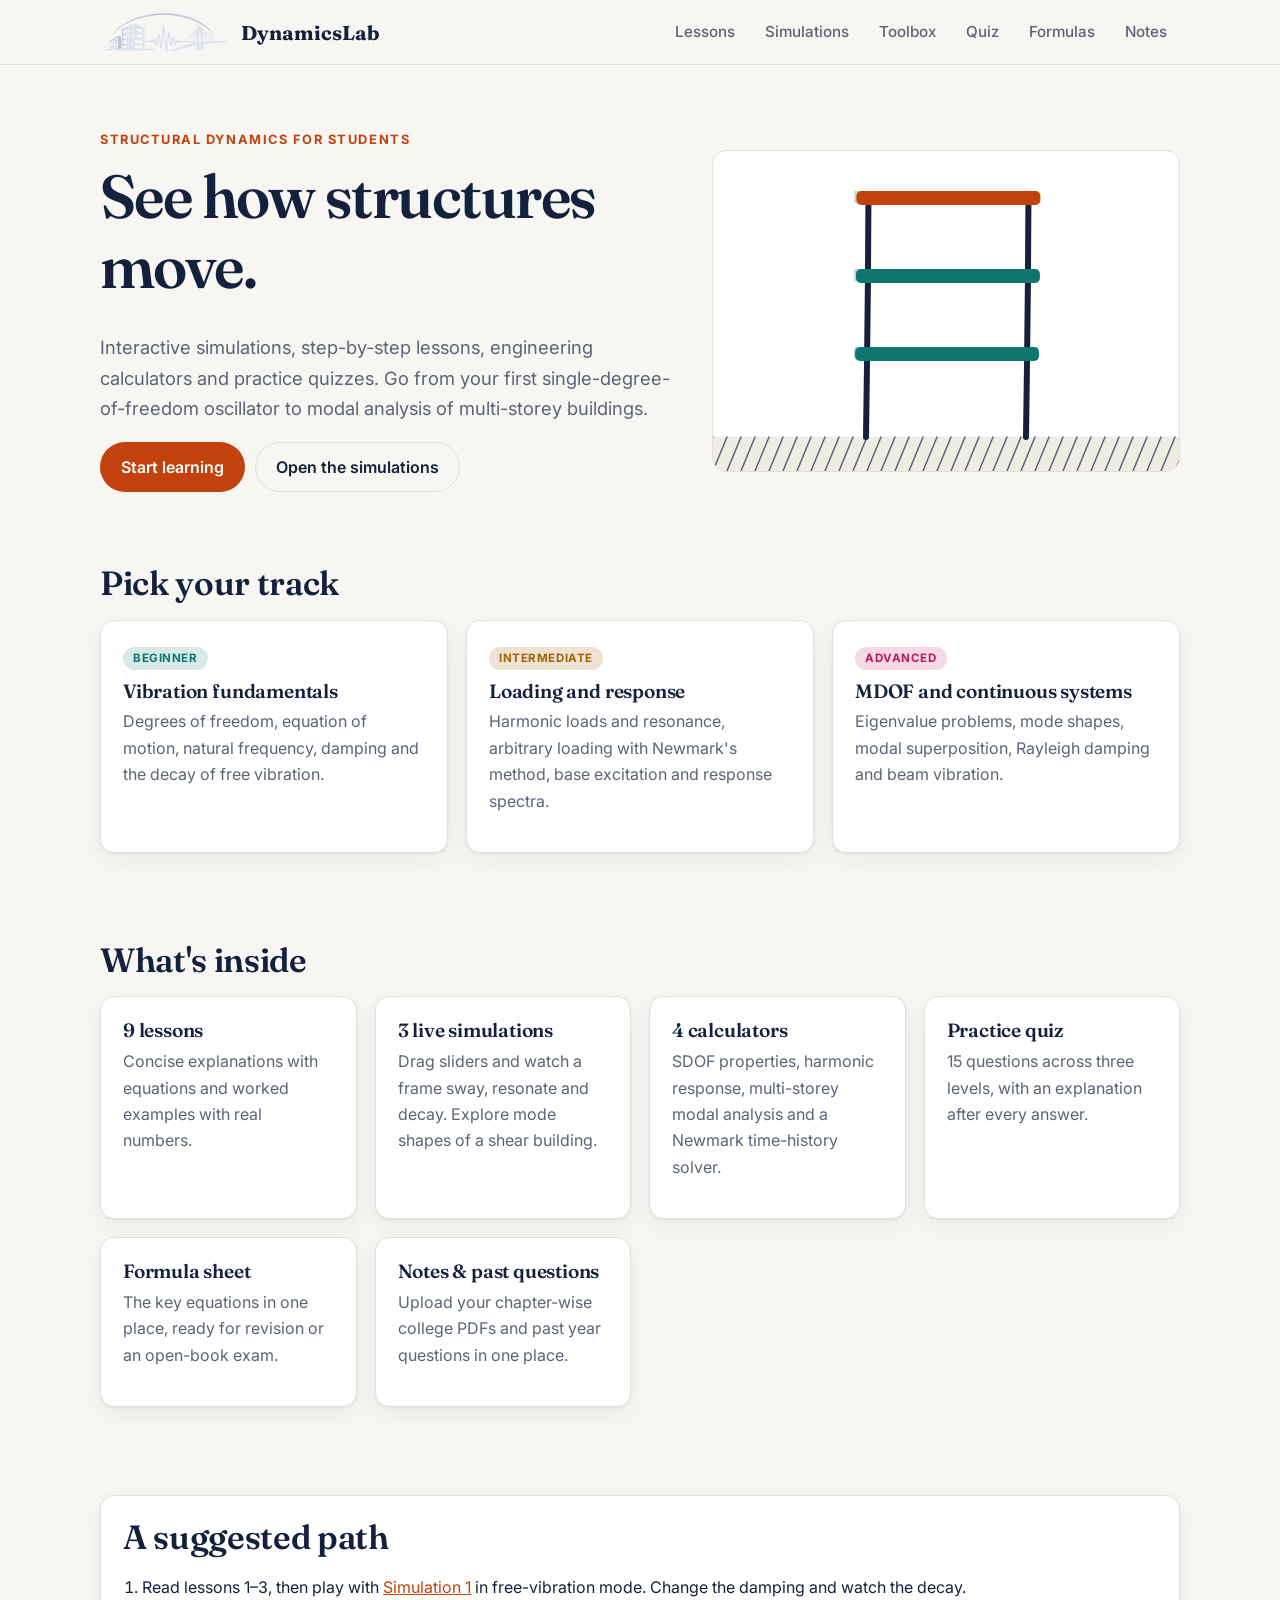
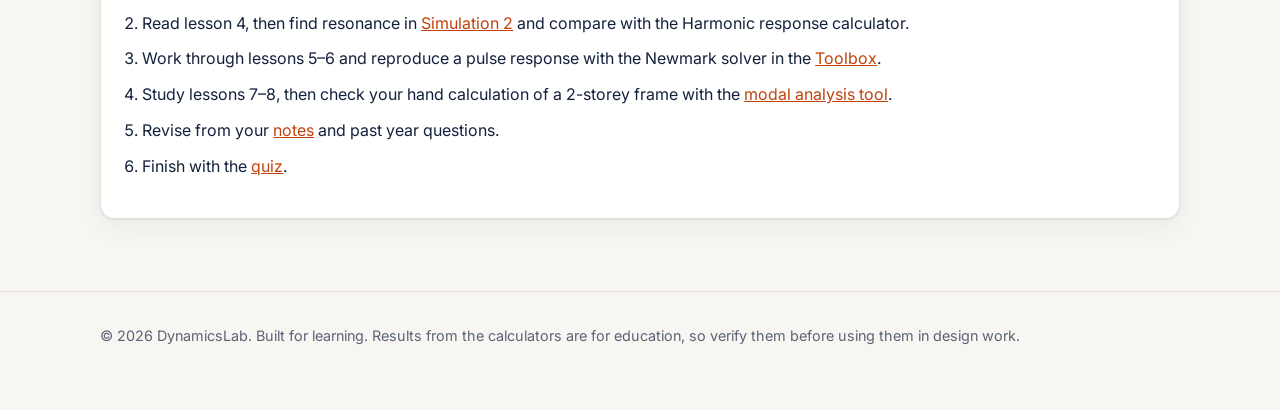
<file: index.html>
<!doctype html>
<html lang="en">
<head>
<meta charset="utf-8">
<meta name="viewport" content="width=device-width, initial-scale=1">
<title>DynamicsLab — Structural dynamics for students</title>
<meta name="description" content="Interactive simulations, lessons, calculators, quizzes and notes for students of structural dynamics, from SDOF vibration to modal analysis.">
<link rel="preconnect" href="https://fonts.googleapis.com">
<link rel="preconnect" href="https://fonts.gstatic.com" crossorigin>
<link href="https://fonts.googleapis.com/css2?family=Fraunces:opsz,wght@9..144,500;9..144,600;9..144,700&family=Inter:wght@400;500;600;700&display=swap" rel="stylesheet">
<link rel="icon" href="favicon.ico?v=2" sizes="any">
<link rel="icon" type="image/png" href="favicon.png?v=2">
<link rel="apple-touch-icon" href="apple-touch-icon.png?v=2">
<link rel="stylesheet" href="style.css">
<style>.brand{display:inline-flex;align-items:center;gap:10px}.brand img{height:40px;width:auto;display:block}</style>
<script defer src="common.js"></script>
<script defer src="home.js"></script>

</head>

<body>
<header class="site-header">
  <div class="container nav">
    <a class="brand" href="index.html" aria-label="DynamicsLab home">
      <img src="logo-mark-light.png" alt="">
      DynamicsLab
    </a>
    <nav class="links" aria-label="Main">
      <a href="lessons.html">Lessons</a>
      <a href="simulations.html">Simulations</a>
      <a href="tools.html">Toolbox</a>
      <a href="quiz.html">Quiz</a>
      <a href="formulas.html">Formulas</a>
      <a href="notes.html">Notes</a>
    </nav>
  </div>
</header>

<main>
  <section class="hero">
    <div class="container hero-grid">
      <div>
        <p class="eyebrow">Structural dynamics for students</p>
        <h1>See how structures move.</h1>
        <p class="lead">Interactive simulations, step-by-step lessons, engineering calculators and practice quizzes. Go from your first single-degree-of-freedom oscillator to modal analysis of multi-storey buildings.</p>
        <div class="btn-row">
          <a class="btn btn-primary" href="lessons.html">Start learning</a>
          <a class="btn btn-ghost" href="simulations.html">Open the simulations</a>
        </div>
      </div>
      <div class="plot" aria-hidden="true">
        <canvas id="heroCanvas" data-h="320"></canvas>
      </div>
    </div>
  </section>

  <section class="section-tight">
    <div class="container">
      <h2>Pick your track</h2>
      <div class="grid grid-3">
        <a class="card" href="lessons.html#beginner">
          <span class="badge beginner">Beginner</span>
          <h3 style="margin-top:10px">Vibration fundamentals</h3>
          <p class="muted">Degrees of freedom, equation of motion, natural frequency, damping and the decay of free vibration.</p>
        </a>
        <a class="card" href="lessons.html#intermediate">
          <span class="badge intermediate">Intermediate</span>
          <h3 style="margin-top:10px">Loading and response</h3>
          <p class="muted">Harmonic loads and resonance, arbitrary loading with Newmark's method, base excitation and response spectra.</p>
        </a>
        <a class="card" href="lessons.html#advanced">
          <span class="badge advanced">Advanced</span>
          <h3 style="margin-top:10px">MDOF and continuous systems</h3>
          <p class="muted">Eigenvalue problems, mode shapes, modal superposition, Rayleigh damping and beam vibration.</p>
        </a>
      </div>
    </div>
  </section>

  <section class="section">
    <div class="container">
      <h2>What's inside</h2>
      <div class="grid grid-3">
        <a class="card" href="lessons.html"><h3>9 lessons</h3><p class="muted">Concise explanations with equations and worked examples with real numbers.</p></a>
        <a class="card" href="simulations.html"><h3>3 live simulations</h3><p class="muted">Drag sliders and watch a frame sway, resonate and decay. Explore mode shapes of a shear building.</p></a>
        <a class="card" href="tools.html"><h3>4 calculators</h3><p class="muted">SDOF properties, harmonic response, multi-storey modal analysis and a Newmark time-history solver.</p></a>
        <a class="card" href="quiz.html"><h3>Practice quiz</h3><p class="muted">15 questions across three levels, with an explanation after every answer.</p></a>
        <a class="card" href="formulas.html"><h3>Formula sheet</h3><p class="muted">The key equations in one place, ready for revision or an open-book exam.</p></a>
        <a class="card" href="notes.html"><h3>Notes &amp; past questions</h3><p class="muted">Upload your chapter-wise college PDFs and past year questions in one place.</p></a>
      </div>
    </div>
  </section>

  <section class="section-tight">
    <div class="container">
      <div class="card">
        <h2>A suggested path</h2>
        <ol class="path">
          <li>Read lessons 1–3, then play with <a href="simulations.html#sim1">Simulation 1</a> in free-vibration mode. Change the damping and watch the decay.</li>
          <li>Read lesson 4, then find resonance in <a href="simulations.html#sim2">Simulation 2</a> and compare with the Harmonic response calculator.</li>
          <li>Work through lessons 5–6 and reproduce a pulse response with the Newmark solver in the <a href="tools.html#tool4">Toolbox</a>.</li>
          <li>Study lessons 7–8, then check your hand calculation of a 2-storey frame with the <a href="tools.html#tool3">modal analysis tool</a>.</li>
          <li>Revise from your <a href="notes.html">notes</a> and past year questions.</li>
          <li>Finish with the <a href="quiz.html">quiz</a>.</li>
        </ol>
      </div>
    </div>
  </section>
</main>

<footer>
  <div class="container">
    <p>© <span id="year"></span> DynamicsLab. Built for learning. Results from the calculators are for education, so verify them before using them in design work.</p>
  </div>
</footer>
</body>
</html>
</file>
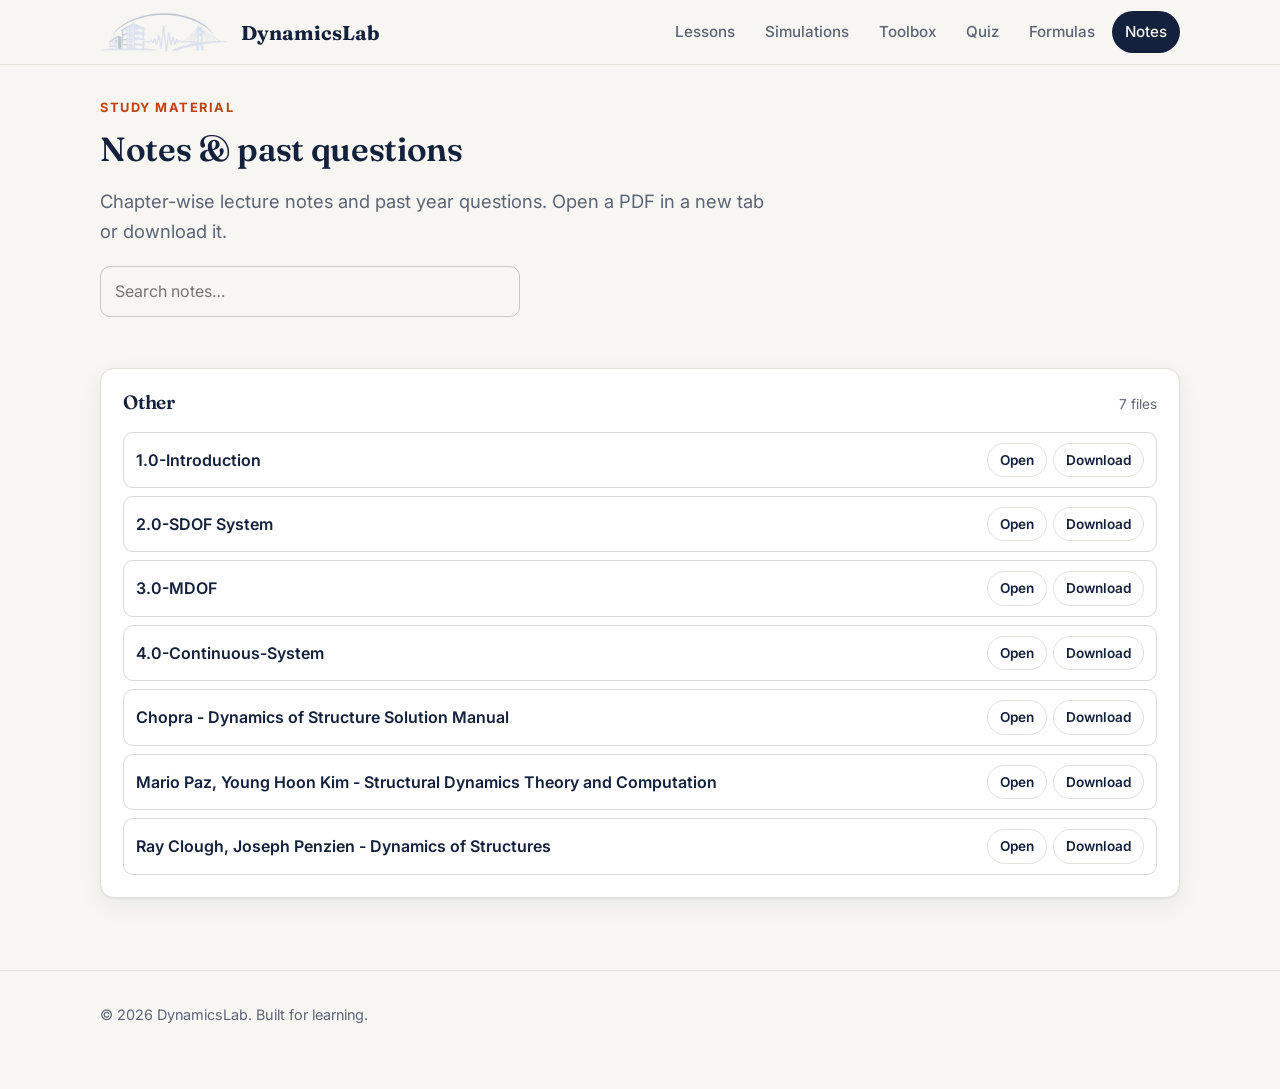
<file: notes.html>
<!doctype html>
<html lang="en">
<head>
<meta charset="utf-8">
<meta name="viewport" content="width=device-width, initial-scale=1">
<title>Notes &amp; Past Questions — DynamicsLab</title>
<meta name="description" content="Chapter-wise structural dynamics lecture PDFs and past year questions.">
<link rel="preconnect" href="https://fonts.googleapis.com">
<link rel="preconnect" href="https://fonts.gstatic.com" crossorigin>
<link href="https://fonts.googleapis.com/css2?family=Fraunces:opsz,wght@9..144,500;9..144,600;9..144,700&family=Inter:wght@400;500;600;700&display=swap" rel="stylesheet">
<link rel="stylesheet" href="style.css">
<style>
  /* Notes section styles (kept here so style.css needs no changes) */
  .notes-toolbar{margin:20px 0 16px}
  .notes-search{width:100%;max-width:420px;padding:11px 14px;font:inherit;color:inherit;background:transparent;border:1px solid rgba(128,128,128,.4);border-radius:10px}
  .notes-search:focus{outline:2px solid currentColor;outline-offset:1px}
  .up-card{display:flex;flex-direction:column;gap:12px}
  .up-head{display:flex;justify-content:space-between;align-items:baseline;gap:8px}
  .up-count{font-size:.85rem}
  .dropzone{display:block;text-align:center;padding:18px 12px;border:2px dashed rgba(128,128,128,.5);border-radius:12px;cursor:pointer;font-size:.95rem}
  .dropzone:hover,.dropzone.over,.dropzone:focus-within{border-color:currentColor;background:rgba(128,128,128,.08)}
  .dropzone input{position:absolute;width:1px;height:1px;opacity:0;pointer-events:none}
  .dropzone strong{display:block;margin-bottom:2px}
  .file-list{list-style:none;margin:0;padding:0;display:flex;flex-direction:column;gap:8px}
  .file-item{display:flex;flex-wrap:wrap;align-items:center;gap:8px 12px;padding:10px 12px;border:1px solid rgba(128,128,128,.3);border-radius:10px}
  .file-name{flex:1 1 160px;min-width:0;overflow-wrap:anywhere;font-weight:600}
  .file-size{font-size:.8rem}
  .file-btns{display:flex;gap:6px}
  .file-btns .btn{padding:5px 12px;font-size:.85rem}
  .file-btns button{font:inherit;font-size:.85rem;color:inherit;background:transparent;border:1px solid rgba(128,128,128,.4);border-radius:8px;padding:5px 10px;cursor:pointer}
  .file-btns button:hover{border-color:currentColor}
  .file-btns .del{color:#c0392b}
  #upMsg{margin:0 0 16px;min-height:1.2em}
</style>
<script defer src="common.js"></script>
<script defer src="notes-data.js"></script>
<script defer src="notes.js"></script>
</head>
<body>
<header class="site-header">
  <div class="container nav">
    <a class="brand" href="index.html" aria-label="DynamicsLab home">
      <img src="logo-mark-light.png" alt="">
      DynamicsLab
    </a>
    <nav class="links" aria-label="Main">
      <a href="lessons.html">Lessons</a>
      <a href="simulations.html">Simulations</a>
      <a href="tools.html">Toolbox</a>
      <a href="quiz.html">Quiz</a>
      <a href="formulas.html">Formulas</a>
      <a href="notes.html" aria-current="page">Notes</a>
    </nav>
  </div>
</header>

<main>
  <section class="section-tight">
    <div class="container">
      <p class="eyebrow">Study material</p>
      <h2>Notes &amp; past questions</h2>
      <p class="lead">Chapter-wise lecture notes and past year questions. Open a PDF in a new tab or download it.</p>

      <div class="notes-toolbar">
        <input id="notesSearch" class="notes-search" type="search" placeholder="Search notes…" aria-label="Search notes">
      </div>
      <p id="upMsg" class="muted" aria-live="polite"></p>
      <div id="uploadGrid" class="grid grid-3"></div>
    </div>
  </section>
</main>

<footer>
  <div class="container">
    <p>© <span id="year"></span> DynamicsLab. Built for learning.</p>
  </div>
</footer>
</body>
</html>
</file>
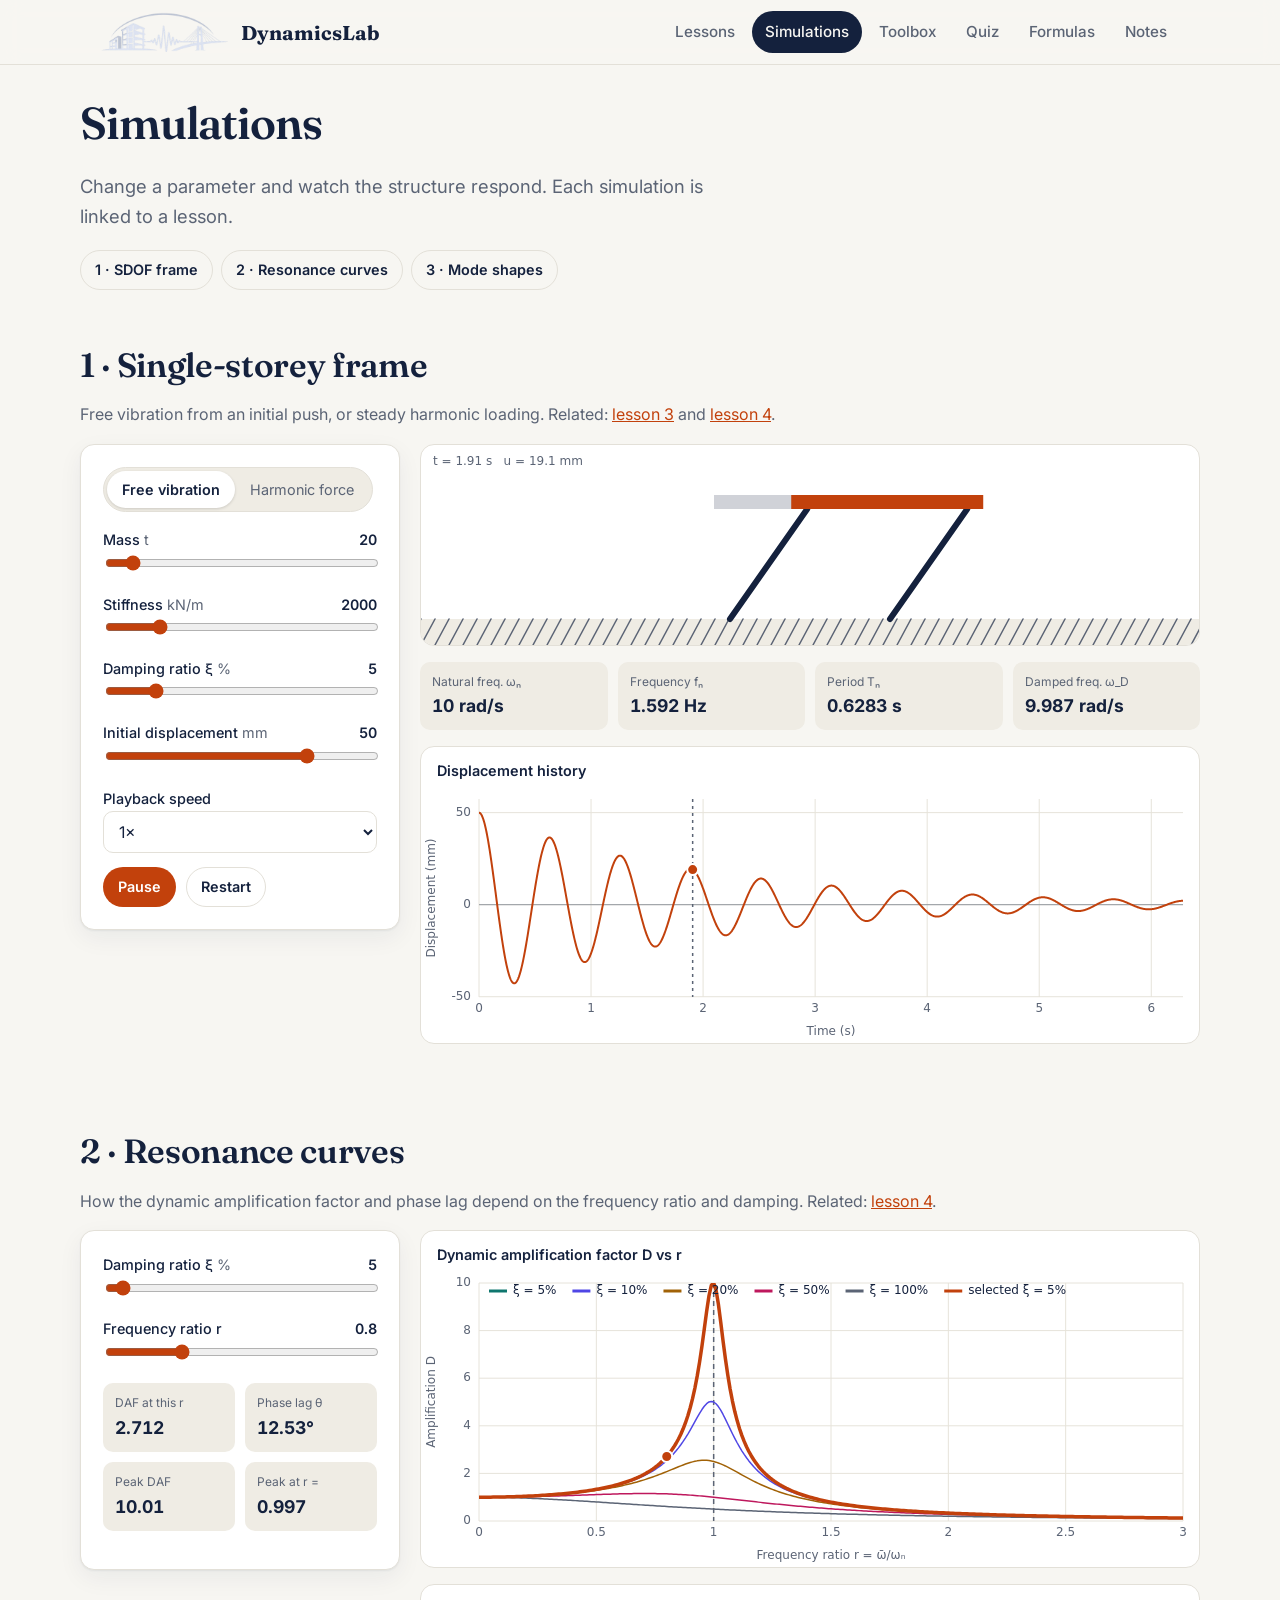
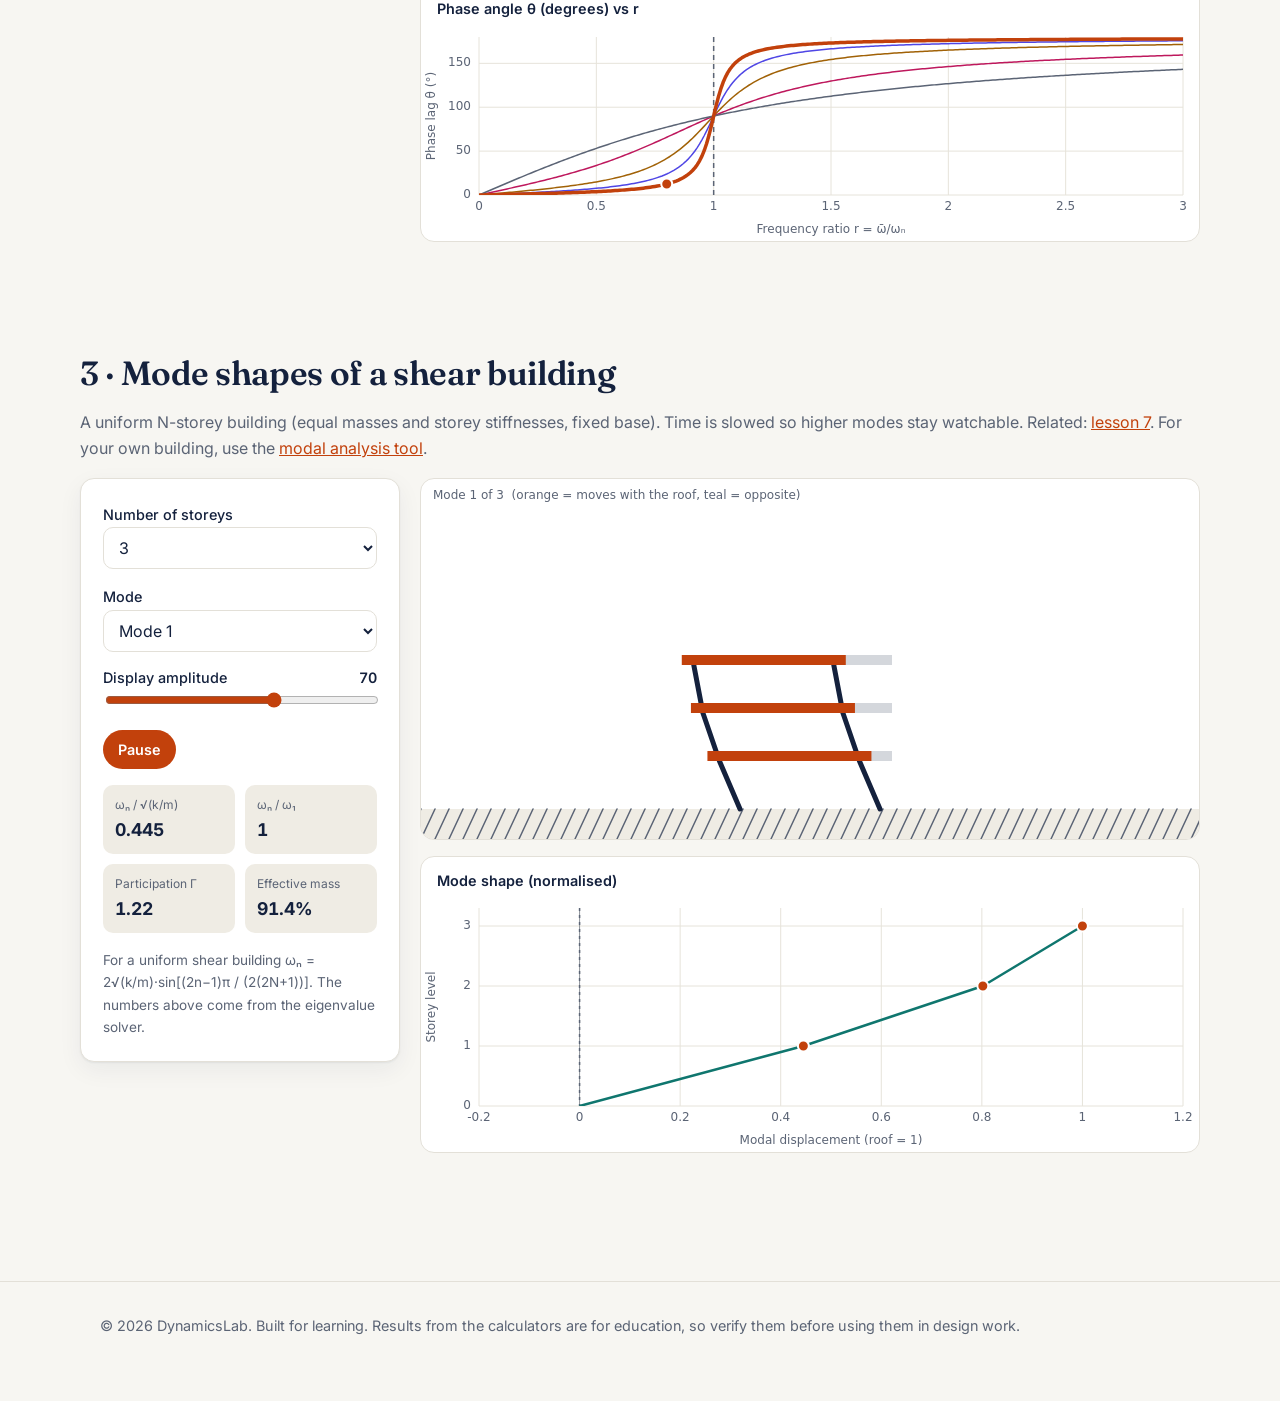
<file: simulations.html>
<!doctype html>
<html lang="en">
<head>
<meta charset="utf-8">
<meta name="viewport" content="width=device-width, initial-scale=1">
<title>Simulations — DynamicsLab</title>
<meta name="description" content="Interactive structural dynamics simulations: free and forced SDOF vibration, resonance curves and MDOF mode shapes.">
<link rel="preconnect" href="https://fonts.googleapis.com">
<link rel="preconnect" href="https://fonts.gstatic.com" crossorigin>
<link href="https://fonts.googleapis.com/css2?family=Fraunces:opsz,wght@9..144,500;9..144,600;9..144,700&family=Inter:wght@400;500;600;700&display=swap" rel="stylesheet">
<link rel="stylesheet" href="style.css">
<script defer src="common.js"></script>
<script defer src="simulations.js"></script>
</head>
<body>
<header class="site-header">
  <div class="container nav">
    <a class="brand" href="index.html" aria-label="DynamicsLab home">
      <img src="logo-mark-light.png" alt="">
      DynamicsLab
    </a>
    <nav class="links" aria-label="Main">
      <a href="lessons.html">Lessons</a>
      <a href="simulations.html" aria-current="page">Simulations</a>
      <a href="tools.html">Toolbox</a>
      <a href="quiz.html">Quiz</a>
      <a href="formulas.html">Formulas</a>
    </nav>
  </div>
</header>

<main class="container section-tight">
  <h1 style="font-size:clamp(2rem,4vw,2.8rem)">Simulations</h1>
  <p class="lead">Change a parameter and watch the structure respond. Each simulation is linked to a lesson.</p>

  <div class="subnav">
    <a class="btn btn-ghost btn-sm" href="#sim1">1 · SDOF frame</a>
    <a class="btn btn-ghost btn-sm" href="#sim2">2 · Resonance curves</a>
    <a class="btn btn-ghost btn-sm" href="#sim3">3 · Mode shapes</a>
  </div>

  <!-- SIM 1 -->
  <section id="sim1" class="section-tight">
    <h2>1 · Single-storey frame</h2>
    <p class="muted">Free vibration from an initial push, or steady harmonic loading. Related: <a href="lessons.html#l3">lesson 3</a> and <a href="lessons.html#l4">lesson 4</a>.</p>
    <div class="sim">
      <div class="card">
        <div class="seg" role="group" aria-label="Loading type">
          <button type="button" id="modeFree" aria-pressed="true">Free vibration</button>
          <button type="button" id="modeForced" aria-pressed="false">Harmonic force</button>
        </div>
        <div class="field"><div class="field-row"><label for="m">Mass <span class="unit">t</span></label><output id="m-out"></output></div><input type="range" id="m" min="5" max="200" step="5" value="20"></div>
        <div class="field"><div class="field-row"><label for="k">Stiffness <span class="unit">kN/m</span></label><output id="k-out"></output></div><input type="range" id="k" min="200" max="10000" step="100" value="2000"></div>
        <div class="field"><div class="field-row"><label for="xi">Damping ratio ξ <span class="unit">%</span></label><output id="xi-out"></output></div><input type="range" id="xi" min="0" max="30" step="0.5" value="5"></div>
        <div id="freeFields">
          <div class="field"><div class="field-row"><label for="u0">Initial displacement <span class="unit">mm</span></label><output id="u0-out"></output></div><input type="range" id="u0" min="-100" max="100" step="5" value="50"></div>
        </div>
        <div id="forcedFields" hidden>
          <div class="field"><div class="field-row"><label for="p0">Force amplitude <span class="unit">kN</span></label><output id="p0-out"></output></div><input type="range" id="p0" min="5" max="200" step="5" value="50"></div>
          <div class="field"><div class="field-row"><label for="r">Frequency ratio r = ω̄/ωₙ</label><output id="r-out"></output></div><input type="range" id="r" min="0.1" max="3" step="0.05" value="1"></div>
        </div>
        <div class="field"><label for="speed">Playback speed</label>
          <select id="speed"><option value="1">1×</option><option value="0.5">0.5×</option><option value="0.25">0.25×</option></select></div>
        <div class="btn-row">
          <button class="btn btn-primary btn-sm" type="button" id="playBtn">Pause</button>
          <button class="btn btn-ghost btn-sm" type="button" id="restartBtn">Restart</button>
        </div>
      </div>
      <div>
        <div class="plot"><canvas id="frameCanvas" data-h="200" role="img" aria-label="Animated single-storey frame"></canvas></div>
        <div class="readouts" id="readouts1">
          <div class="readout"><small>Natural freq. ωₙ</small><b id="roWn">—</b></div>
          <div class="readout"><small>Frequency fₙ</small><b id="roFn">—</b></div>
          <div class="readout"><small>Period Tₙ</small><b id="roT">—</b></div>
          <div class="readout"><small>Damped freq. ω_D</small><b id="roWd">—</b></div>
          <div class="readout" id="roDafBox" hidden><small>Steady-state DAF</small><b id="roDaf">—</b></div>
          <div class="readout" id="roAmpBox" hidden><small>Steady-state amplitude</small><b id="roAmp">—</b></div>
        </div>
        <div class="plot"><div class="plot-title">Displacement history</div><canvas id="histCanvas" data-h="260" role="img" aria-label="Displacement time history"></canvas></div>
      </div>
    </div>
  </section>

  <!-- SIM 2 -->
  <section id="sim2" class="section">
    <h2>2 · Resonance curves</h2>
    <p class="muted">How the dynamic amplification factor and phase lag depend on the frequency ratio and damping. Related: <a href="lessons.html#l4">lesson 4</a>.</p>
    <div class="sim">
      <div class="card">
        <div class="field"><div class="field-row"><label for="xi2">Damping ratio ξ <span class="unit">%</span></label><output id="xi2-out"></output></div><input type="range" id="xi2" min="1" max="100" step="1" value="5"></div>
        <div class="field"><div class="field-row"><label for="r2">Frequency ratio r</label><output id="r2-out"></output></div><input type="range" id="r2" min="0" max="3" step="0.01" value="0.8"></div>
        <div class="readouts" style="grid-template-columns:1fr 1fr">
          <div class="readout"><small>DAF at this r</small><b id="ro2D">—</b></div>
          <div class="readout"><small>Phase lag θ</small><b id="ro2th">—</b></div>
          <div class="readout"><small>Peak DAF</small><b id="ro2pk">—</b></div>
          <div class="readout"><small>Peak at r =</small><b id="ro2rp">—</b></div>
        </div>
      </div>
      <div>
        <div class="plot"><div class="plot-title">Dynamic amplification factor D vs r</div><canvas id="dafCanvas" data-h="300" role="img" aria-label="Dynamic amplification factor curves"></canvas></div>
        <div class="plot"><div class="plot-title">Phase angle θ (degrees) vs r</div><canvas id="phaseCanvas" data-h="220" role="img" aria-label="Phase angle curves"></canvas></div>
      </div>
    </div>
  </section>

  <!-- SIM 3 -->
  <section id="sim3" class="section">
    <h2>3 · Mode shapes of a shear building</h2>
    <p class="muted">A uniform N-storey building (equal masses and storey stiffnesses, fixed base). Time is slowed so higher modes stay watchable. Related: <a href="lessons.html#l7">lesson 7</a>. For your own building, use the <a href="tools.html#tool3">modal analysis tool</a>.</p>
    <div class="sim">
      <div class="card">
        <div class="field"><label for="nSt">Number of storeys</label>
          <select id="nSt"><option>2</option><option selected>3</option><option>4</option><option>5</option><option>6</option><option>8</option></select></div>
        <div class="field"><label for="modeSel">Mode</label><select id="modeSel"></select></div>
        <div class="field"><div class="field-row"><label for="amp3">Display amplitude</label><output id="amp3-out"></output></div><input type="range" id="amp3" min="20" max="100" step="5" value="70"></div>
        <div class="btn-row"><button class="btn btn-primary btn-sm" type="button" id="play3">Pause</button></div>
        <div class="readouts" style="grid-template-columns:1fr 1fr">
          <div class="readout"><small>ωₙ / √(k/m)</small><b id="ro3w">—</b></div>
          <div class="readout"><small>ωₙ / ω₁</small><b id="ro3r">—</b></div>
          <div class="readout"><small>Participation Γ</small><b id="ro3g">—</b></div>
          <div class="readout"><small>Effective mass</small><b id="ro3m">—</b></div>
        </div>
        <p class="muted" style="font-size:.85rem;margin:0">For a uniform shear building ωₙ = 2√(k/m)·sin[(2n−1)π / (2(2N+1))]. The numbers above come from the eigenvalue solver.</p>
      </div>
      <div>
        <div class="plot"><canvas id="modeCanvas" data-h="360" role="img" aria-label="Animated mode shape of a shear building"></canvas></div>
        <div class="plot"><div class="plot-title">Mode shape (normalised)</div><canvas id="shapeCanvas" data-h="260" role="img" aria-label="Mode shape plot"></canvas></div>
      </div>
    </div>
  </section>
</main>

<footer>
  <div class="container">
    <p>© <span id="year"></span> DynamicsLab. Built for learning. Results from the calculators are for education, so verify them before using them in design work.</p>
  </div>
</footer>
</body>
</html>
</file>
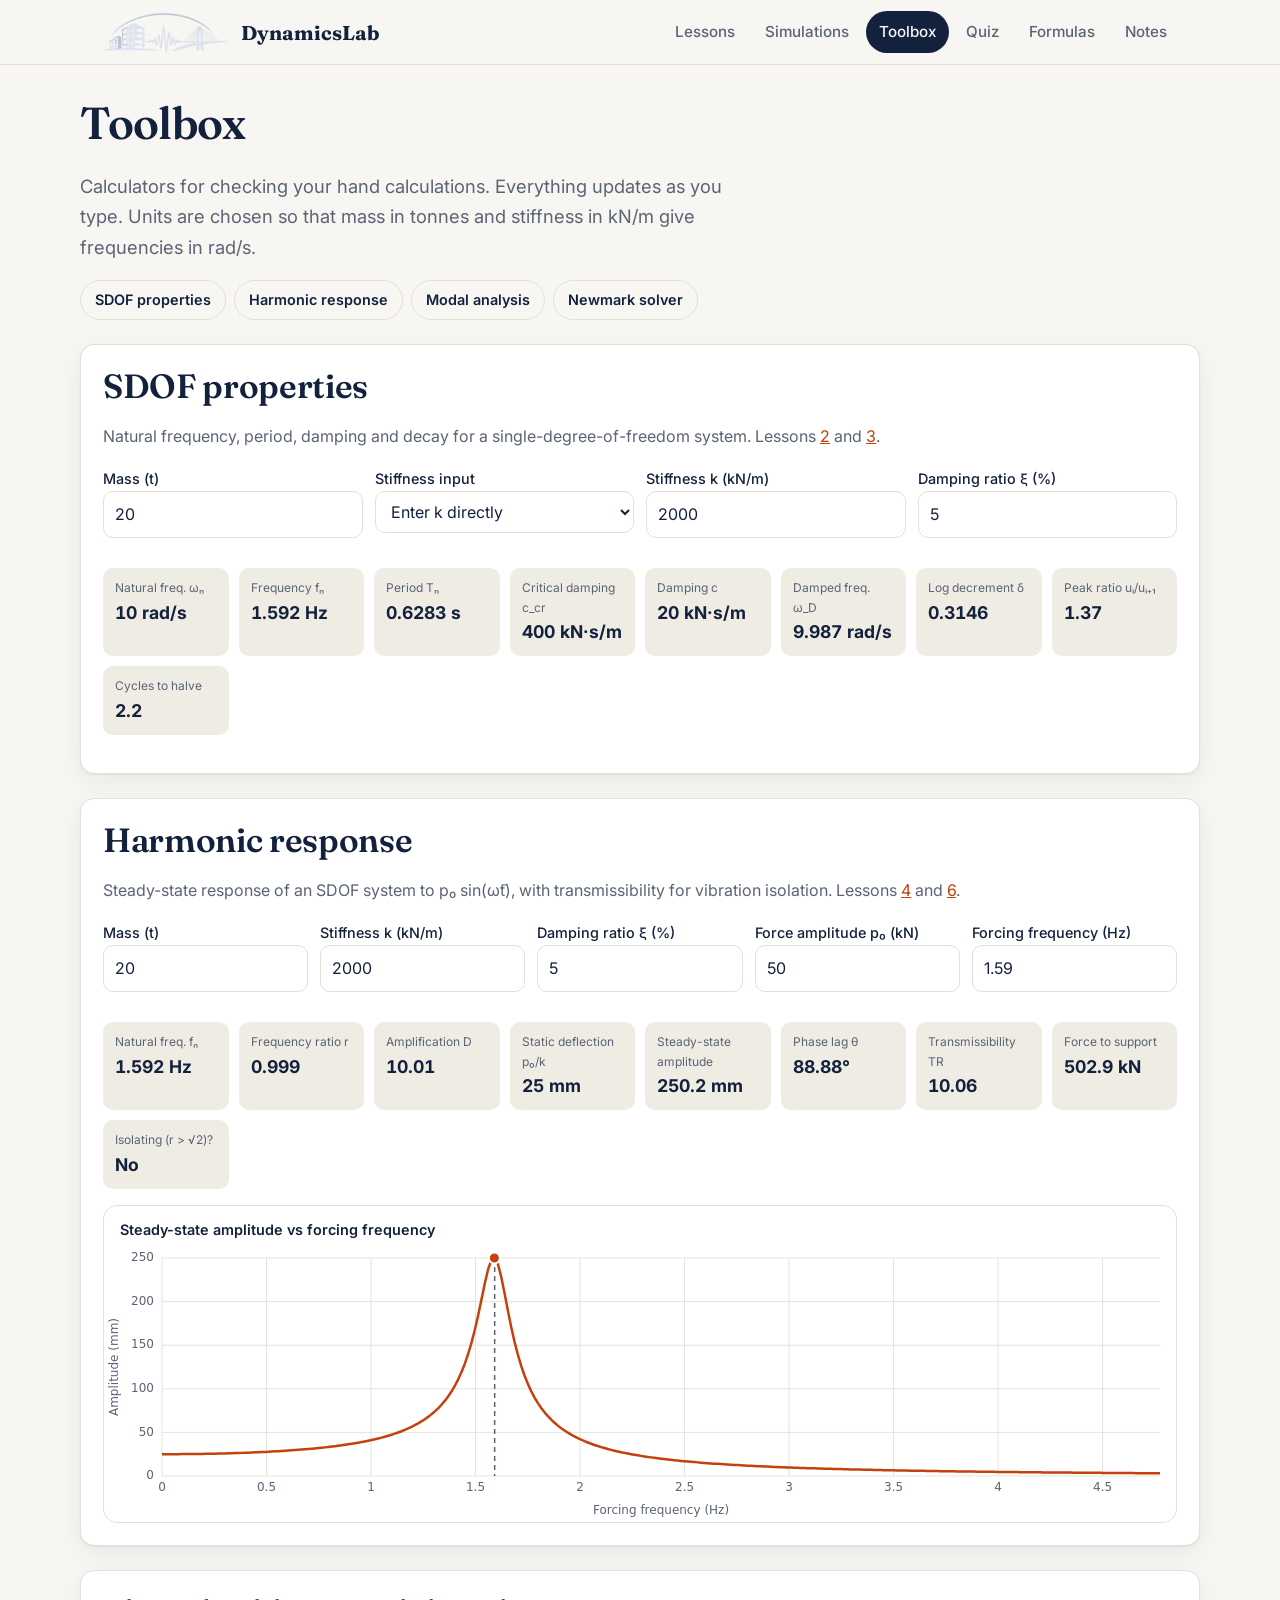
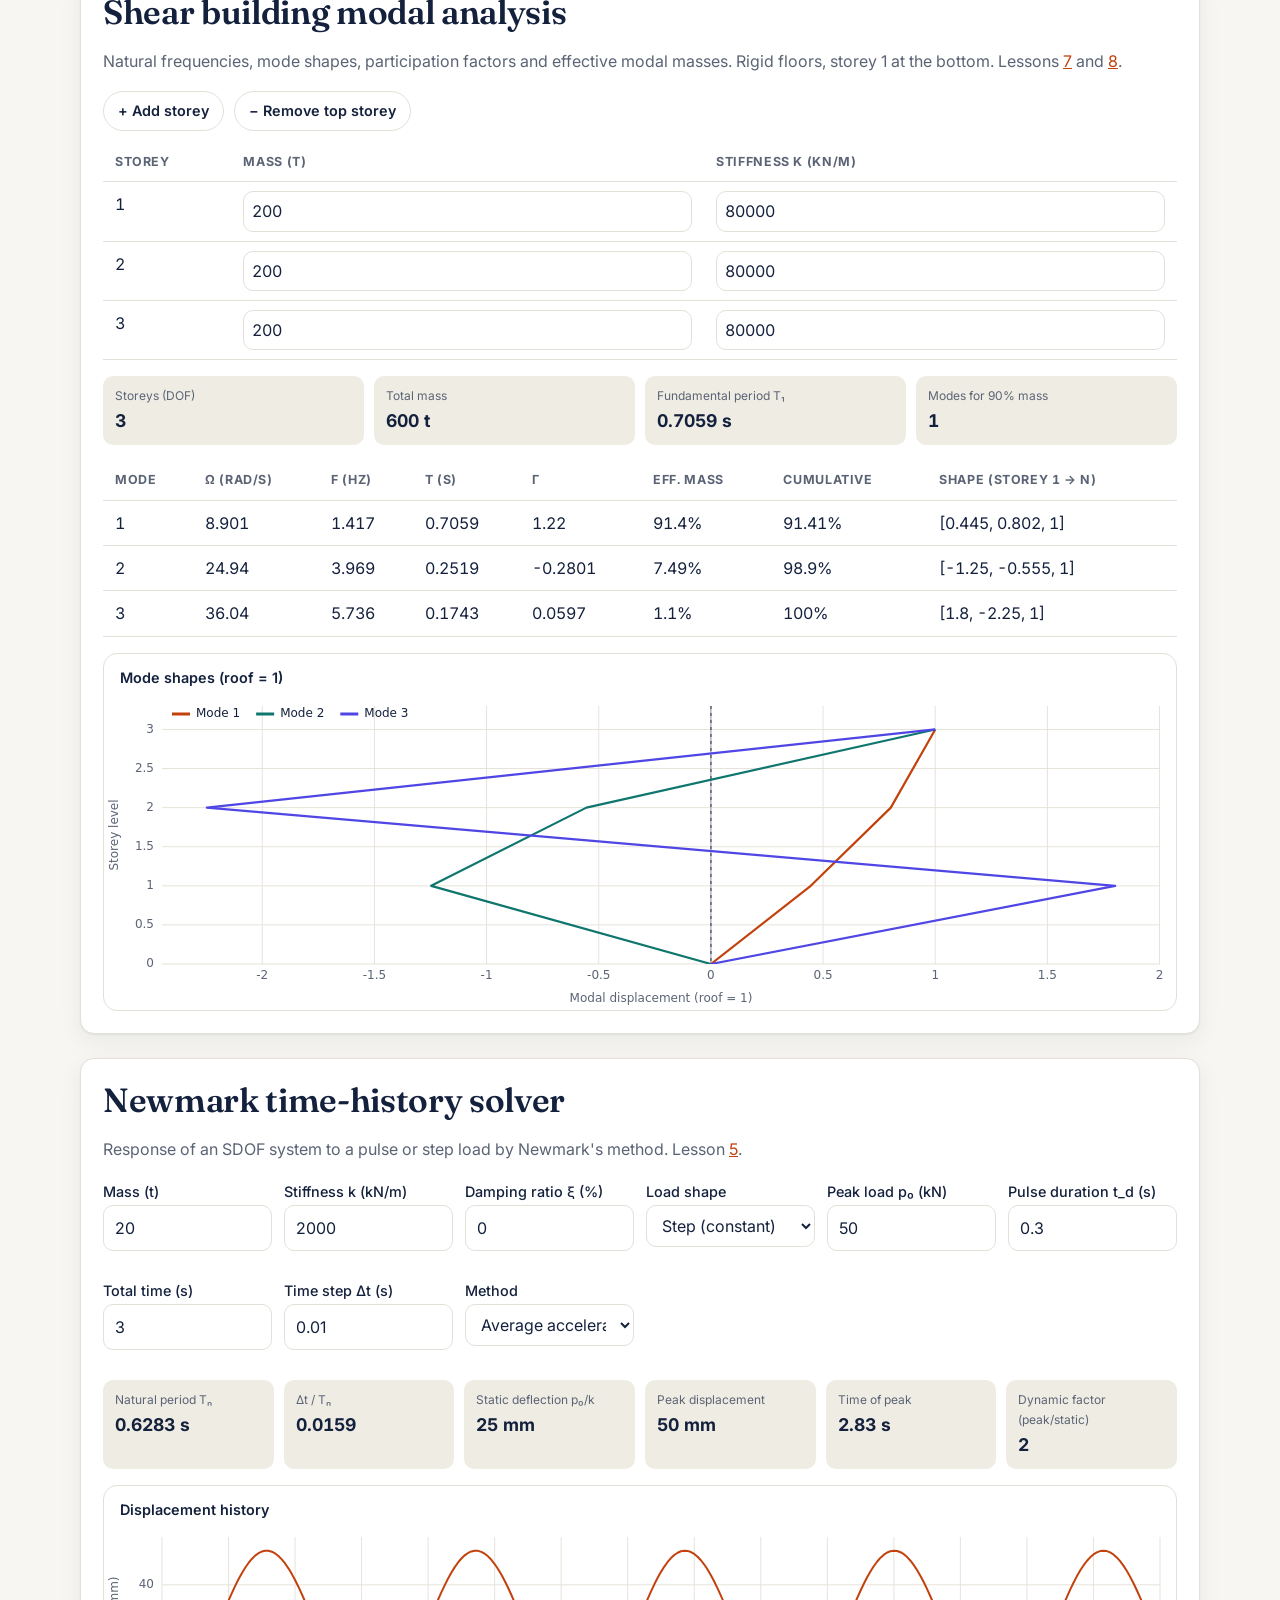
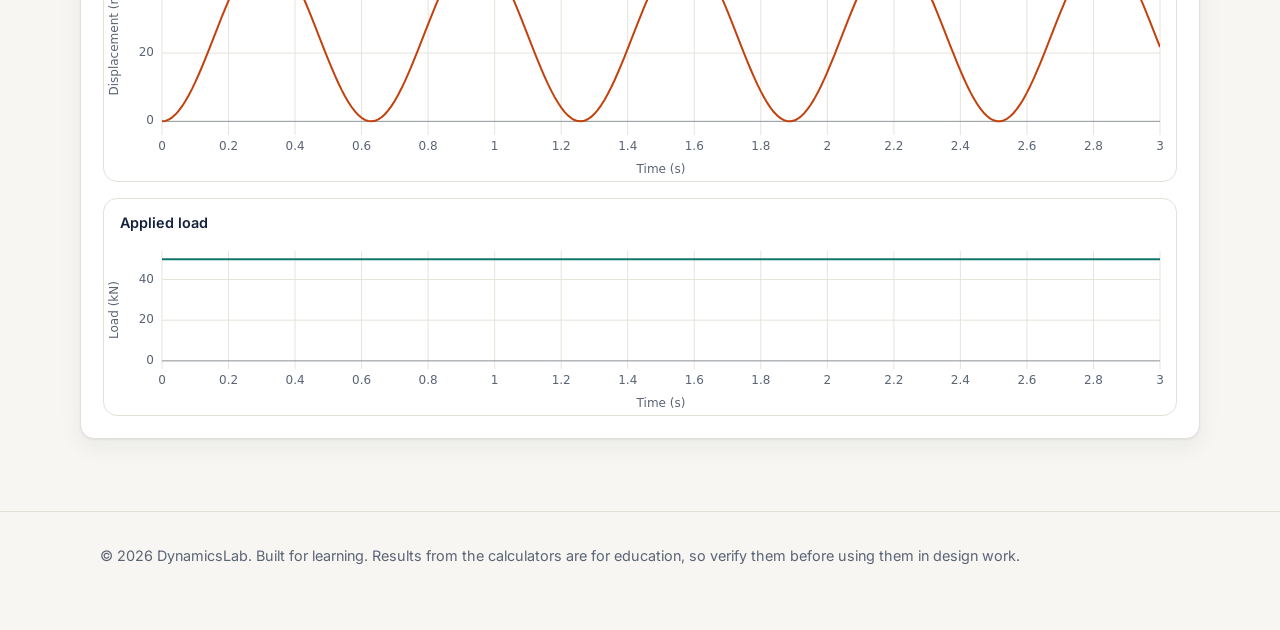
<file: tools.html>
<!doctype html>
<html lang="en">
<head>
<meta charset="utf-8">
<meta name="viewport" content="width=device-width, initial-scale=1">
<title>Toolbox — DynamicsLab</title>
<meta name="description" content="Structural dynamics calculators: SDOF properties, harmonic response, multi-storey modal analysis and a Newmark time-history solver.">
<link rel="preconnect" href="https://fonts.googleapis.com">
<link rel="preconnect" href="https://fonts.gstatic.com" crossorigin>
<link href="https://fonts.googleapis.com/css2?family=Fraunces:opsz,wght@9..144,500;9..144,600;9..144,700&family=Inter:wght@400;500;600;700&display=swap" rel="stylesheet">
<link rel="stylesheet" href="style.css">
<script defer src="common.js"></script>
<script defer src="tools.js"></script>
</head>
<body>
<header class="site-header">
  <div class="container nav">
    <a class="brand" href="index.html" aria-label="DynamicsLab home">
      <img src="logo-mark-light.png" alt="">
      DynamicsLab
    </a>
    <nav class="links" aria-label="Main">
      <a href="lessons.html">Lessons</a>
      <a href="simulations.html">Simulations</a>
      <a href="tools.html" aria-current="page">Toolbox</a>
      <a href="quiz.html">Quiz</a>
      <a href="formulas.html">Formulas</a>
    </nav>
  </div>
</header>

<main class="container section-tight">
  <h1 style="font-size:clamp(2rem,4vw,2.8rem)">Toolbox</h1>
  <p class="lead">Calculators for checking your hand calculations. Everything updates as you type. Units are chosen so that mass in tonnes and stiffness in kN/m give frequencies in rad/s.</p>

  <div class="subnav">
    <a class="btn btn-ghost btn-sm" href="#tool1">SDOF properties</a>
    <a class="btn btn-ghost btn-sm" href="#tool2">Harmonic response</a>
    <a class="btn btn-ghost btn-sm" href="#tool3">Modal analysis</a>
    <a class="btn btn-ghost btn-sm" href="#tool4">Newmark solver</a>
  </div>

  <!-- TOOL 1 -->
  <section id="tool1" class="card" style="margin-bottom:24px">
    <h2>SDOF properties</h2>
    <p class="muted">Natural frequency, period, damping and decay for a single-degree-of-freedom system. Lessons <a href="lessons.html#l2">2</a> and <a href="lessons.html#l3">3</a>.</p>
    <div class="form-grid">
      <div class="field"><label for="t1m">Mass (t)</label><input type="number" id="t1m" value="20" min="0" step="any"></div>
      <div class="field"><label for="t1src">Stiffness input</label>
        <select id="t1src"><option value="direct">Enter k directly</option><option value="cols">From columns</option></select></div>
      <div class="field" id="t1kBox"><label for="t1k">Stiffness k (kN/m)</label><input type="number" id="t1k" value="2000" min="0" step="any"></div>
      <div class="field"><label for="t1xi">Damping ratio ξ (%)</label><input type="number" id="t1xi" value="5" min="0" max="99" step="any"></div>
    </div>
    <div class="form-grid" id="t1cols" hidden>
      <div class="field"><label for="t1n">Number of columns</label><input type="number" id="t1n" value="4" min="1" step="1"></div>
      <div class="field"><label for="t1E">E (GPa)</label><input type="number" id="t1E" value="210" min="0" step="any"></div>
      <div class="field"><label for="t1I">I per column (cm⁴)</label><input type="number" id="t1I" value="25170" min="0" step="any"></div>
      <div class="field"><label for="t1h">Height h (m)</label><input type="number" id="t1h" value="4" min="0" step="any"></div>
      <div class="field"><label for="t1end">Support condition</label>
        <select id="t1end"><option value="12">Fixed–fixed, rigid deck (12EI/h³)</option><option value="3">Cantilever (3EI/h³)</option></select></div>
    </div>
    <div class="readouts" id="t1out"></div>
  </section>

  <!-- TOOL 2 -->
  <section id="tool2" class="card" style="margin-bottom:24px">
    <h2>Harmonic response</h2>
    <p class="muted">Steady-state response of an SDOF system to p₀ sin(ω̄t), with transmissibility for vibration isolation. Lessons <a href="lessons.html#l4">4</a> and <a href="lessons.html#l6">6</a>.</p>
    <div class="form-grid">
      <div class="field"><label for="t2m">Mass (t)</label><input type="number" id="t2m" value="20" min="0" step="any"></div>
      <div class="field"><label for="t2k">Stiffness k (kN/m)</label><input type="number" id="t2k" value="2000" min="0" step="any"></div>
      <div class="field"><label for="t2xi">Damping ratio ξ (%)</label><input type="number" id="t2xi" value="5" min="0" max="99" step="any"></div>
      <div class="field"><label for="t2p0">Force amplitude p₀ (kN)</label><input type="number" id="t2p0" value="50" min="0" step="any"></div>
      <div class="field"><label for="t2f">Forcing frequency (Hz)</label><input type="number" id="t2f" value="1.59" min="0" step="any"></div>
    </div>
    <div class="readouts" id="t2out"></div>
    <div class="plot"><div class="plot-title">Steady-state amplitude vs forcing frequency</div><canvas id="t2chart" data-h="280" role="img" aria-label="Amplitude versus forcing frequency"></canvas></div>
  </section>

  <!-- TOOL 3 -->
  <section id="tool3" class="card" style="margin-bottom:24px">
    <h2>Shear building modal analysis</h2>
    <p class="muted">Natural frequencies, mode shapes, participation factors and effective modal masses. Rigid floors, storey 1 at the bottom. Lessons <a href="lessons.html#l7">7</a> and <a href="lessons.html#l8">8</a>.</p>
    <div class="btn-row" style="margin-bottom:12px">
      <button class="btn btn-ghost btn-sm" type="button" id="t3add">+ Add storey</button>
      <button class="btn btn-ghost btn-sm" type="button" id="t3rem">− Remove top storey</button>
    </div>
    <div class="table-wrap"><table id="t3in"></table></div>
    <div class="readouts" id="t3sum"></div>
    <div class="table-wrap"><table id="t3out"></table></div>
    <div class="plot" style="margin-top:16px"><div class="plot-title">Mode shapes (roof = 1)</div><canvas id="t3chart" data-h="320" role="img" aria-label="Mode shapes"></canvas></div>
  </section>

  <!-- TOOL 4 -->
  <section id="tool4" class="card">
    <h2>Newmark time-history solver</h2>
    <p class="muted">Response of an SDOF system to a pulse or step load by Newmark's method. Lesson <a href="lessons.html#l5">5</a>.</p>
    <div class="form-grid">
      <div class="field"><label for="t4m">Mass (t)</label><input type="number" id="t4m" value="20" min="0" step="any"></div>
      <div class="field"><label for="t4k">Stiffness k (kN/m)</label><input type="number" id="t4k" value="2000" min="0" step="any"></div>
      <div class="field"><label for="t4xi">Damping ratio ξ (%)</label><input type="number" id="t4xi" value="0" min="0" max="99" step="any"></div>
      <div class="field"><label for="t4load">Load shape</label>
        <select id="t4load">
          <option value="step">Step (constant)</option>
          <option value="rect">Rectangular pulse</option>
          <option value="sine">Half-sine pulse</option>
          <option value="tri">Triangular (linear decay)</option>
        </select></div>
      <div class="field"><label for="t4p0">Peak load p₀ (kN)</label><input type="number" id="t4p0" value="50" min="0" step="any"></div>
      <div class="field"><label for="t4td">Pulse duration t_d (s)</label><input type="number" id="t4td" value="0.3" min="0.001" step="any"></div>
      <div class="field"><label for="t4T">Total time (s)</label><input type="number" id="t4T" value="3" min="0.1" step="any"></div>
      <div class="field"><label for="t4dt">Time step Δt (s)</label><input type="number" id="t4dt" value="0.01" min="0.0001" step="any"></div>
      <div class="field"><label for="t4method">Method</label>
        <select id="t4method"><option value="avg">Average acceleration (β=¼, γ=½)</option><option value="lin">Linear acceleration (β=⅙, γ=½)</option></select></div>
    </div>
    <div class="readouts" id="t4out"></div>
    <div class="plot"><div class="plot-title">Displacement history</div><canvas id="t4u" data-h="260" role="img" aria-label="Displacement history"></canvas></div>
    <div class="plot"><div class="plot-title">Applied load</div><canvas id="t4p" data-h="180" role="img" aria-label="Applied load history"></canvas></div>
  </section>
</main>

<footer>
  <div class="container">
    <p>© <span id="year"></span> DynamicsLab. Built for learning. Results from the calculators are for education, so verify them before using them in design work.</p>
  </div>
</footer>
</body>
</html>
</file>
<file: style.css>
/* DynamicsLab — structural dynamics learning site */
:root {
  --bg: #f7f6f2;
  --surface: #ffffff;
  --ink: #14213d;
  --muted: #5b6475;
  --accent: #c2410c;
  --teal: #0f766e;
  --amber: #a16207;
  --rose: #be185d;
  --border: #e3e0d8;
  --soft: #efece4;
  --shadow: 0 1px 2px rgba(20, 33, 61, .06), 0 8px 24px rgba(20, 33, 61, .06);
  --radius: 14px;
  --font: 'Inter', system-ui, -apple-system, 'Segoe UI', Roboto, sans-serif;
  --display: 'Fraunces', Georgia, 'Times New Roman', serif;
  --plot-grid: #e6e3da;
  --c1: #c2410c;
  --c2: #0f766e;
  --c3: #4f46e5;
  --c4: #a16207;
  --c5: #be185d;
}

@media (prefers-color-scheme: dark) {
  :root {
    --bg: #0e1420;
    --surface: #161e2e;
    --ink: #e8ecf4;
    --muted: #9aa5b8;
    --accent: #fb923c;
    --teal: #2dd4bf;
    --amber: #fbbf24;
    --rose: #f472b6;
    --border: #26324a;
    --soft: #1d2740;
    --shadow: 0 1px 2px rgba(0, 0, 0, .3), 0 8px 24px rgba(0, 0, 0, .25);
    --plot-grid: #26324a;
    --c1: #fb923c;
    --c2: #2dd4bf;
    --c3: #818cf8;
    --c4: #fbbf24;
    --c5: #f472b6;
  }
}

*, *::before, *::after { box-sizing: border-box; }
[hidden] { display: none !important; }
html { scroll-behavior: smooth; }
@media (prefers-reduced-motion: reduce) { html { scroll-behavior: auto; } * { transition: none !important; } }

body {
  margin: 0;
  background: var(--bg);
  color: var(--ink);
  font-family: var(--font);
  line-height: 1.65;
  -webkit-font-smoothing: antialiased;
}

h1, h2, h3 { font-family: var(--display); line-height: 1.15; letter-spacing: -.01em; margin: 0 0 .5em; }
h1 { font-size: clamp(2.3rem, 5.5vw, 3.8rem); letter-spacing: -.025em; font-weight: 600; }
h2 { font-size: clamp(1.6rem, 3vw, 2.1rem); font-weight: 600; }
h3 { font-size: 1.2rem; font-weight: 600; }
p { margin: 0 0 1em; }
a { color: var(--accent); }
a:hover { text-decoration-thickness: 2px; }
:focus-visible { outline: 3px solid var(--accent); outline-offset: 2px; border-radius: 6px; }

.container { width: 100%; max-width: 1120px; margin: 0 auto; padding: 0 20px; }
.section { padding: 56px 0; }
.section-tight { padding: 32px 0; }
.lead { font-size: 1.15rem; color: var(--muted); max-width: 56ch; }
.muted { color: var(--muted); }
.eyebrow { font-size: .8rem; font-weight: 700; letter-spacing: .12em; text-transform: uppercase; color: var(--accent); margin-bottom: 12px; }

/* header */
.site-header { position: sticky; top: 0; z-index: 20; background: color-mix(in srgb, var(--bg) 88%, transparent); backdrop-filter: blur(10px); border-bottom: 1px solid var(--border); }
.nav { display: flex; align-items: center; justify-content: space-between; gap: 16px; min-height: 64px; }
.brand { display: inline-flex; align-items: center; gap: 10px; font-family: var(--display); font-weight: 700; font-size: 1.25rem; color: var(--ink); text-decoration: none; }
.brand svg { width: 28px; height: 28px; }
.links { display: flex; gap: 4px; overflow-x: auto; }
.links a { padding: 8px 13px; border-radius: 999px; color: var(--muted); text-decoration: none; font-weight: 500; font-size: .95rem; white-space: nowrap; }
.links a:hover { background: var(--soft); color: var(--ink); }
.links a[aria-current="page"] { background: var(--ink); color: var(--bg); }
@media (max-width: 720px) { .nav { flex-wrap: wrap; padding-top: 10px; padding-bottom: 10px; } .links { width: 100%; } }

/* buttons */
.btn { display: inline-flex; align-items: center; gap: 8px; padding: 11px 20px; border-radius: 999px; font: inherit; font-weight: 600; border: 1px solid transparent; cursor: pointer; text-decoration: none; transition: transform .15s, background .15s; }
.btn:hover { transform: translateY(-1px); }
.btn-primary { background: var(--accent); color: #fff; }
.btn-ghost { background: transparent; border-color: var(--border); color: var(--ink); }
.btn-ghost:hover { background: var(--soft); }
.btn-sm { padding: 7px 14px; font-size: .9rem; }
.btn-row { display: flex; flex-wrap: wrap; gap: 10px; }

/* hero */
.hero { padding: 64px 0 40px; }
.hero-grid { display: grid; grid-template-columns: 1.1fr .9fr; gap: 40px; align-items: center; }
@media (max-width: 860px) { .hero-grid { grid-template-columns: 1fr; } .hero { padding-top: 40px; } }

/* cards and grids */
.card { background: var(--surface); border: 1px solid var(--border); border-radius: var(--radius); padding: 22px; box-shadow: var(--shadow); }
.card h3 { margin-bottom: .35em; }
.grid { display: grid; gap: 18px; }
.grid-3 { grid-template-columns: repeat(auto-fit, minmax(250px, 1fr)); }
.grid-2 { grid-template-columns: repeat(auto-fit, minmax(320px, 1fr)); }
a.card { text-decoration: none; color: inherit; transition: transform .15s, border-color .15s; display: block; }
a.card:hover { transform: translateY(-3px); border-color: var(--accent); }

.badge { display: inline-block; padding: 2px 10px; border-radius: 999px; font-size: .72rem; font-weight: 700; letter-spacing: .05em; text-transform: uppercase; }
.badge.beginner { background: color-mix(in srgb, var(--teal) 16%, transparent); color: var(--teal); }
.badge.intermediate { background: color-mix(in srgb, var(--amber) 18%, transparent); color: var(--amber); }
.badge.advanced { background: color-mix(in srgb, var(--rose) 16%, transparent); color: var(--rose); }

/* plots */
.plot { background: var(--surface); border: 1px solid var(--border); border-radius: var(--radius); overflow: hidden; }
.plot canvas { display: block; width: 100%; }
.plot-title { padding: 12px 16px 0; font-weight: 600; font-size: .9rem; }
.plot + .plot { margin-top: 16px; }

/* controls */
.sim { display: grid; grid-template-columns: 320px 1fr; gap: 20px; align-items: start; }
@media (max-width: 880px) { .sim { grid-template-columns: 1fr; } }
.field { margin-bottom: 14px; }
.field label { font-size: .9rem; font-weight: 500; }
.field .unit { color: var(--muted); font-weight: 400; }
.field-row { display: flex; justify-content: space-between; align-items: baseline; gap: 8px; }
.field output { font-variant-numeric: tabular-nums; font-weight: 600; font-size: .9rem; }
input[type="range"] { width: 100%; accent-color: var(--accent); }
input[type="number"], select {
  width: 100%; padding: 9px 11px; font: inherit; color: var(--ink); background: var(--surface);
  border: 1px solid var(--border); border-radius: 10px;
}
input[type="number"]:focus, select:focus { border-color: var(--accent); }
.form-grid { display: grid; grid-template-columns: repeat(auto-fit, minmax(150px, 1fr)); gap: 12px; }
.seg { display: inline-flex; flex-wrap: wrap; border: 1px solid var(--border); border-radius: 999px; padding: 3px; background: var(--soft); margin-bottom: 16px; }
.seg button { border: 0; background: transparent; padding: 7px 15px; border-radius: 999px; font: inherit; font-size: .9rem; cursor: pointer; color: var(--muted); }
.seg button[aria-pressed="true"] { background: var(--surface); color: var(--ink); box-shadow: 0 1px 3px rgba(0, 0, 0, .15); font-weight: 600; }

.readouts { display: grid; grid-template-columns: repeat(auto-fit, minmax(125px, 1fr)); gap: 10px; margin: 16px 0; }
.readout { background: var(--soft); border-radius: 10px; padding: 10px 12px; }
.readout small { color: var(--muted); display: block; font-size: .75rem; }
.readout b { font-size: 1.1rem; font-variant-numeric: tabular-nums; }

/* lessons */
details.lesson { background: var(--surface); border: 1px solid var(--border); border-radius: var(--radius); margin-bottom: 14px; box-shadow: var(--shadow); }
details.lesson > summary { list-style: none; cursor: pointer; padding: 18px 22px; display: flex; align-items: center; gap: 14px; flex-wrap: wrap; }
details.lesson > summary::-webkit-details-marker { display: none; }
details.lesson > summary::after { content: '+'; margin-left: auto; font-size: 1.5rem; color: var(--muted); }
details.lesson[open] > summary::after { content: '−'; }
.lesson .num { font-family: var(--display); font-size: 1.5rem; color: var(--accent); font-weight: 700; min-width: 2ch; }
.lesson .title { font-family: var(--display); font-size: 1.25rem; font-weight: 600; }
.lesson .mins { color: var(--muted); font-size: .85rem; }
.lesson-body { padding: 0 22px 22px; max-width: 80ch; }
.lesson-body h3 { margin-top: 1.4em; }
.eq { overflow-x: auto; padding: 4px 0; }
.example, .note { border-left: 4px solid var(--accent); background: var(--soft); border-radius: 0 10px 10px 0; padding: 14px 18px; margin: 1.2em 0; }
.note { border-color: var(--teal); }
.example strong:first-child, .note strong:first-child { display: block; margin-bottom: 4px; }
.tryit { display: flex; flex-wrap: wrap; gap: 10px; margin-top: 1.2em; }

/* tables */
.table-wrap { overflow-x: auto; }
table { border-collapse: collapse; width: 100%; }
th, td { padding: 9px 12px; border-bottom: 1px solid var(--border); text-align: left; font-variant-numeric: tabular-nums; vertical-align: top; }
th { font-size: .78rem; text-transform: uppercase; letter-spacing: .05em; color: var(--muted); }
td input[type="number"] { min-width: 90px; padding: 6px 8px; }

/* sticky sub navigation for tools */
.subnav { display: flex; gap: 8px; flex-wrap: wrap; margin-bottom: 24px; }

/* quiz */
.q-card { margin-bottom: 16px; }
.q-card .q-text { font-weight: 600; margin: 8px 0 12px; }
.q-opt { display: block; width: 100%; text-align: left; padding: 11px 14px; margin-bottom: 8px; font: inherit; color: var(--ink); background: var(--surface); border: 1px solid var(--border); border-radius: 10px; cursor: pointer; transition: border-color .15s, background .15s; }
.q-opt:hover:not(:disabled) { border-color: var(--accent); }
.q-opt:disabled { cursor: default; }
.q-opt.correct { border-color: var(--teal); background: color-mix(in srgb, var(--teal) 14%, transparent); }
.q-opt.wrong { border-color: var(--rose); background: color-mix(in srgb, var(--rose) 12%, transparent); }
.q-explain { margin-top: 10px; padding: 12px 14px; background: var(--soft); border-radius: 10px; font-size: .95rem; }
.score { font-family: var(--display); font-size: 1.4rem; font-weight: 600; }

footer { border-top: 1px solid var(--border); padding: 32px 0 48px; color: var(--muted); font-size: .9rem; margin-top: 40px; }
.katex-display { overflow-x: auto; overflow-y: hidden; padding: 2px 0; }
ol.path { padding-left: 1.2em; }
ol.path li { margin-bottom: .6em; }
.brand{display:inline-flex;align-items:center;gap:10px}
.brand img{height:40px;width:auto;display:block}
</file>
